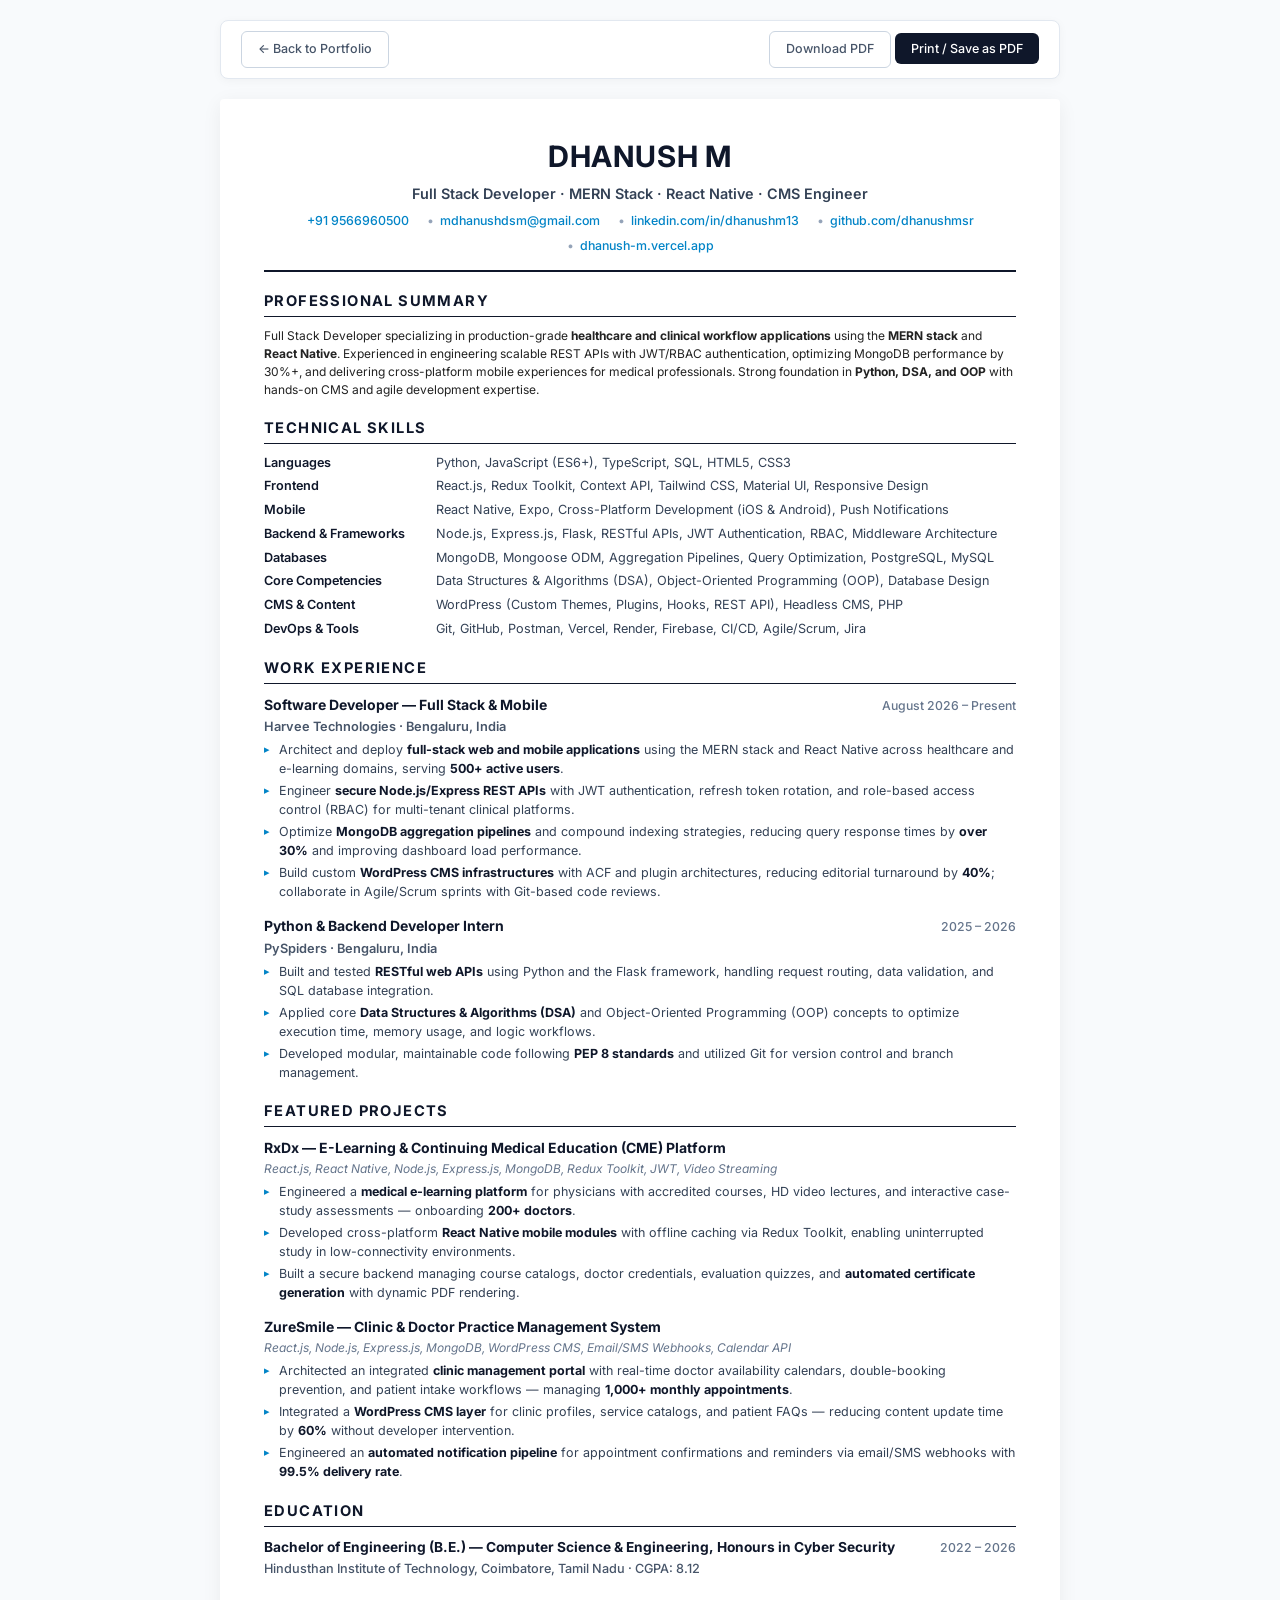
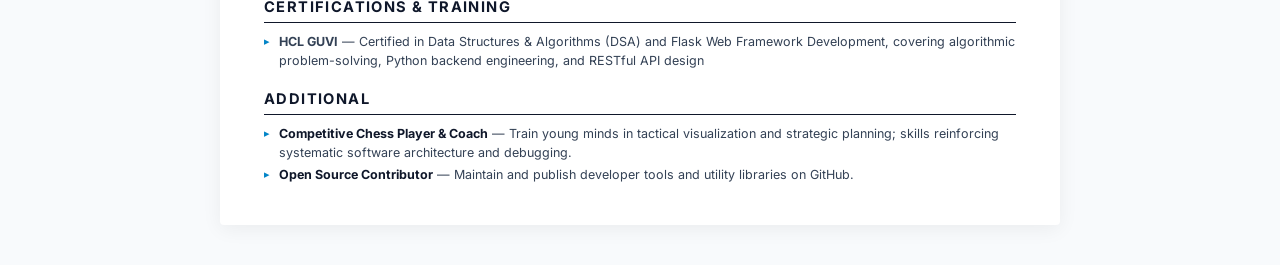
<file: asset/Dhanush_Resume.html>
<!DOCTYPE html>
<html lang="en">
<head>
    <meta charset="UTF-8">
    <meta name="viewport" content="width=device-width, initial-scale=1.0">
    <title>Dhanush M – Resume | Full Stack & Mobile Developer</title>
    <meta name="description" content="Resume of Dhanush M — Full Stack Developer specializing in MERN Stack, React Native, Python (Flask/Django), DSA, OOP, and healthcare systems. B.E. Computer Science Honours in Cyber Security.">
    <meta name="keywords" content="Dhanush M resume, Dhanush M CV, Full Stack Developer, MERN Stack, React Native, Python Flask, DSA, OOP, Cyber Security, Harvee Technologies, ZureSmile, RxDx">
    <meta name="author" content="Dhanush M">
    <meta name="robots" content="index, follow">
    <link rel="canonical" href="https://dhanush-m.vercel.app/asset/Dhanush_Resume.html">
    <link rel="icon" href="logo.png">

    <!-- Open Graph -->
    <meta property="og:type" content="profile">
    <meta property="og:title" content="Dhanush M – Technical Resume & CV">
    <meta property="og:description" content="Full Stack Developer · MERN Stack · React Native · Python Flask & DSA · B.E. CSE Honours in Cyber Security.">
    <meta property="og:url" content="https://dhanush-m.vercel.app/asset/Dhanush_Resume.html">

    <style>
        @import url('https://fonts.googleapis.com/css2?family=Inter:wght@400;500;600;700&display=swap');

        *, *::before, *::after { margin: 0; padding: 0; box-sizing: border-box; }

        @page {
            size: A4;
            margin: 14mm 16mm;
        }

        html, body {
            overflow-x: hidden;
            width: 100%;
            max-width: 100vw;
        }

        body {
            font-family: 'Inter', 'Segoe UI', Arial, sans-serif;
            font-size: 10pt;
            line-height: 1.5;
            color: #1a1a1a;
            background: #f8fafc;
            -webkit-print-color-adjust: exact;
            print-color-adjust: exact;
        }

        .resume {
            max-width: 840px;
            margin: 20px auto 40px;
            padding: 36px 44px;
            background: #ffffff;
            box-shadow: 0 4px 20px rgba(0, 0, 0, 0.06);
            border-radius: 4px;
        }

        /* ─── HEADER ─── */
        .header {
            text-align: center;
            padding-bottom: 14px;
            border-bottom: 2px solid #0f172a;
            margin-bottom: 18px;
        }
        .header h1 {
            font-size: 22pt;
            font-weight: 700;
            letter-spacing: 0.8px;
            color: #0f172a;
            margin-bottom: 4px;
        }
        .header .subtitle {
            font-size: 10.8pt;
            font-weight: 600;
            color: #334155;
            margin-bottom: 8px;
        }
        .header .contact-row {
            display: flex;
            justify-content: center;
            flex-wrap: wrap;
            gap: 6px 18px;
            font-size: 9.3pt;
            color: #475569;
        }
        .header .contact-row a {
            color: #0284c7;
            text-decoration: none;
            font-weight: 500;
        }
        .header .contact-row a:hover {
            text-decoration: underline;
        }
        .header .contact-row span::before {
            content: "•";
            color: #94a3b8;
            margin-right: 6px;
        }
        .header .contact-row span:first-child::before {
            content: "";
            margin-right: 0;
        }

        /* ─── SECTIONS ─── */
        .section {
            margin-bottom: 18px;
            break-inside: avoid;
            page-break-inside: avoid;
        }
        .section-title {
            font-size: 11pt;
            font-weight: 700;
            text-transform: uppercase;
            letter-spacing: 1.4px;
            color: #0f172a;
            border-bottom: 1.5px solid #0f172a;
            padding-bottom: 4px;
            margin-bottom: 10px;
        }

        /* ─── SKILLS ─── */
        .skills-grid {
            display: grid;
            grid-template-columns: 160px 1fr;
            row-gap: 5px;
            column-gap: 12px;
            font-size: 9.5pt;
            line-height: 1.48;
        }
        .skills-grid .label {
            font-weight: 600;
            color: #0f172a;
        }
        .skills-grid .value {
            color: #334155;
        }

        /* ─── EXPERIENCE ─── */
        .exp-block {
            margin-bottom: 14px;
            break-inside: avoid;
            page-break-inside: avoid;
        }
        .exp-block:last-child {
            margin-bottom: 0;
        }
        .exp-header {
            display: flex;
            justify-content: space-between;
            align-items: baseline;
            margin-bottom: 2px;
        }
        .exp-header .role {
            font-size: 10.5pt;
            font-weight: 700;
            color: #0f172a;
        }
        .exp-header .date {
            font-size: 9.2pt;
            font-weight: 500;
            color: #64748b;
            white-space: nowrap;
        }
        .exp-company {
            font-size: 9.6pt;
            font-weight: 600;
            color: #475569;
            margin-bottom: 5px;
        }
        .exp-bullets {
            list-style-type: none;
            padding-left: 0;
        }
        .exp-bullets li {
            position: relative;
            padding-left: 15px;
            margin-bottom: 4px;
            font-size: 9.4pt;
            line-height: 1.48;
            color: #334155;
        }
        .exp-bullets li::before {
            content: "▸";
            position: absolute;
            left: 0;
            color: #0284c7;
            font-size: 8pt;
            top: 1px;
        }
        .exp-bullets li strong {
            color: #0f172a;
        }

        /* ─── FEATURED PROJECTS ─── */
        .project-block {
            margin-bottom: 14px;
            break-inside: avoid;
            page-break-inside: avoid;
        }
        .project-block:last-child {
            margin-bottom: 0;
        }
        .project-title {
            font-size: 10.5pt;
            font-weight: 700;
            color: #0f172a;
            margin-bottom: 2px;
        }
        .project-tech {
            font-size: 9pt;
            font-style: italic;
            color: #64748b;
            margin-bottom: 5px;
        }

        /* ─── EDUCATION ─── */
        .edu-header {
            display: flex;
            justify-content: space-between;
            align-items: baseline;
            margin-bottom: 2px;
            break-inside: avoid;
            page-break-inside: avoid;
        }
        .edu-header .degree {
            font-size: 10.3pt;
            font-weight: 700;
            color: #0f172a;
        }
        .edu-header .year {
            font-size: 9.2pt;
            font-weight: 500;
            color: #64748b;
            white-space: nowrap;
        }
        .edu-school {
            font-size: 9.5pt;
            color: #475569;
            font-weight: 500;
            margin-bottom: 4px;
        }

        /* ─── CERTIFICATIONS ─── */
        .cert-list {
            list-style: none;
            padding-left: 0;
        }
        .cert-list li {
            position: relative;
            padding-left: 15px;
            margin-bottom: 4px;
            font-size: 9.4pt;
            line-height: 1.48;
            color: #334155;
        }
        .cert-list li::before {
            content: "▸";
            position: absolute;
            left: 0;
            color: #0284c7;
            font-size: 8pt;
            top: 1px;
        }

        /* Top Navigation Toolbar for Web View */
        .resume-toolbar {
            max-width: 840px;
            margin: 20px auto 0;
            padding: 10px 20px;
            display: flex;
            align-items: center;
            justify-content: space-between;
            background: #ffffff;
            border: 1px solid #e2e8f0;
            box-shadow: 0 2px 10px rgba(0, 0, 0, 0.04);
            border-radius: 8px;
            font-size: 13px;
        }
        .toolbar-btn {
            display: inline-flex;
            align-items: center;
            gap: 6px;
            padding: 8px 16px;
            border-radius: 6px;
            font-size: 12.5px;
            font-weight: 500;
            text-decoration: none;
            cursor: pointer;
            border: none;
            font-family: inherit;
            transition: all 0.2s;
        }
        .toolbar-btn--primary {
            background: #0f172a;
            color: #ffffff;
        }
        .toolbar-btn--primary:hover {
            background: #1e293b;
        }
        .toolbar-btn--outline {
            background: transparent;
            color: #475569;
            border: 1px solid #cbd5e1;
        }
        .toolbar-btn--outline:hover {
            background: #f1f5f9;
            color: #0f172a;
        }

        /* Mobile Responsive A4 Presentation */
        @media screen and (max-width: 768px) {
            body {
                background: #090b0e;
                padding: 10px 8px 30px;
            }
            .resume-toolbar {
                margin: 0 auto 12px;
                padding: 10px 14px;
                flex-direction: column;
                gap: 8px;
                align-items: stretch;
                background: #13171f;
                border: 1px solid rgba(255, 255, 255, 0.12);
                border-radius: 8px;
            }
            .resume-toolbar .toolbar-btn--outline {
                color: #e2e8f0;
                background: rgba(255, 255, 255, 0.05);
                border-color: rgba(255, 255, 255, 0.18);
                text-align: center;
                justify-content: center;
            }
            .resume-toolbar-actions {
                display: flex;
                flex-direction: column;
                gap: 8px;
                width: 100%;
            }
            .resume-toolbar-actions .toolbar-btn {
                flex: 1;
                justify-content: center;
                text-align: center;
                padding: 8px 10px;
                font-size: 11.5px;
            }
            .resume-toolbar .toolbar-btn--primary {
                background: #10b981;
                color: #061510;
                font-weight: 700;
            }
            .resume {
                width: calc(100% - 16px);
                max-width: 540px;
                margin: 0 auto 28px;
                padding: 26px 18px 30px;
                background: #ffffff;
                border-radius: 4px;
                box-shadow: 0 14px 40px rgba(0, 0, 0, 0.65), 0 0 0 1px rgba(255, 255, 255, 0.1);
                border: 1px solid #e2e8f0;
                box-sizing: border-box;
                position: relative;
            }
            .resume::before {
                content: "A4 SHEET VIEW";
                position: absolute;
                top: -9px;
                right: 14px;
                background: #0284c7;
                color: #ffffff;
                font-size: 8px;
                font-weight: 700;
                letter-spacing: 1px;
                padding: 2px 7px;
                border-radius: 3px;
                box-shadow: 0 2px 5px rgba(2, 132, 199, 0.4);
            }
            .header {
                padding-bottom: 12px;
                margin-bottom: 14px;
            }
            .header h1 {
                font-size: 17pt;
                letter-spacing: 0.5px;
            }
            .header .subtitle {
                font-size: 9.5pt;
                line-height: 1.4;
            }
            .header .contact-row {
                gap: 4px 10px;
                font-size: 8.5pt;
                line-height: 1.5;
            }
            .section {
                margin-bottom: 14px;
            }
            .section-title {
                font-size: 10pt;
                margin-bottom: 8px;
                padding-bottom: 3px;
            }
            .skills-grid {
                grid-template-columns: 1fr;
                row-gap: 6px;
            }
            .skills-grid .label {
                font-size: 9.5pt;
                color: #0f172a;
                font-weight: 700;
                margin-top: 4px;
            }
            .skills-grid .value {
                font-size: 9pt;
                color: #334155;
                line-height: 1.45;
                padding-left: 2px;
            }
            .exp-header, .edu-header {
                flex-direction: column;
                align-items: flex-start;
                gap: 2px;
            }
            .exp-header .date, .edu-header .year {
                font-size: 8.8pt;
                color: #0284c7;
                font-weight: 600;
            }
            .exp-bullets li, .cert-list li {
                font-size: 9pt;
                line-height: 1.45;
                margin-bottom: 4px;
            }
        }

        /* Print optimization */
        @media print {
            @page {
                size: A4;
                margin: 14mm 16mm;
            }
            .no-print { display: none !important; }
            body { font-size: 9.8pt; line-height: 1.48; background: #fff; }
            .resume { padding: 0; max-width: 100%; margin: 0; box-shadow: none; border-radius: 0; }
            .header { padding-bottom: 10px; margin-bottom: 14px; }
            .header h1 { font-size: 20pt; margin-bottom: 3px; }
            .header .subtitle { font-size: 10.3pt; margin-bottom: 5px; }
            .header .contact-row { gap: 4px 14px; font-size: 9pt; }
            .section { margin-bottom: 14px; break-inside: avoid; page-break-inside: avoid; }
            .section-title { font-size: 10.5pt; padding-bottom: 3px; margin-bottom: 8px; }
            .exp-bullets li { margin-bottom: 3.5px; line-height: 1.46; font-size: 9.3pt; }
            .exp-block { margin-bottom: 12px; break-inside: avoid; page-break-inside: avoid; }
            .project-block { margin-bottom: 12px; break-inside: avoid; page-break-inside: avoid; }
            .skills-grid { gap: 4px 12px; font-size: 9.3pt; }
            .cert-list li { margin-bottom: 3.5px; line-height: 1.46; font-size: 9.3pt; }
        }
    </style>
</head>
<body>
    <div class="resume-toolbar no-print">
        <a href="../index.html" class="toolbar-btn toolbar-btn--outline">← Back to Portfolio</a>
        <div class="resume-toolbar-actions">
            <a href="Dhanush_Resume.pdf" download="Dhanush_M_Resume.pdf" class="toolbar-btn toolbar-btn--outline">Download PDF</a>
            <button onclick="window.print()" class="toolbar-btn toolbar-btn--primary">Print / Save as PDF</button>
        </div>
    </div>

    <div class="resume">

        <!-- ═══ HEADER ═══ -->
        <header class="header">
            <h1>DHANUSH M</h1>
            <div class="subtitle">Full Stack Developer · MERN Stack · React Native · CMS Engineer</div>
            <div class="contact-row">
                <span><a href="tel:+919566960500">+91 9566960500</a></span>
                <span><a href="mailto:mdhanushdsm@gmail.com">mdhanushdsm@gmail.com</a></span>
                <span><a href="https://www.linkedin.com/in/dhanushm13" target="_blank" rel="noopener noreferrer">linkedin.com/in/dhanushm13</a></span>
                <span><a href="https://github.com/dhanushmsr" target="_blank" rel="noopener noreferrer">github.com/dhanushmsr</a></span>
                <span><a href="https://dhanush-m.vercel.app" target="_blank" rel="noopener noreferrer">dhanush-m.vercel.app</a></span>
            </div>
        </header>

        <!-- ═══ PROFESSIONAL SUMMARY ═══ -->
        <section class="section">
            <h2 class="section-title">Professional Summary</h2>
            <p style="font-size:9pt; color:#222;">
                Full Stack Developer specializing in production-grade <strong>healthcare and clinical workflow applications</strong> using the <strong>MERN stack</strong> and <strong>React Native</strong>. Experienced in engineering scalable REST APIs with JWT/RBAC authentication, optimizing MongoDB performance by 30%+, and delivering cross-platform mobile experiences for medical professionals. Strong foundation in <strong>Python, DSA, and OOP</strong> with hands-on CMS and agile development expertise.
            </p>
        </section>

        <!-- ═══ TECHNICAL SKILLS ═══ -->
        <section class="section">
            <h2 class="section-title">Technical Skills</h2>
            <div class="skills-grid">
                <div class="label">Languages</div>
                <div class="value">Python, JavaScript (ES6+), TypeScript, SQL, HTML5, CSS3</div>

                <div class="label">Frontend</div>
                <div class="value">React.js, Redux Toolkit, Context API, Tailwind CSS, Material UI, Responsive Design</div>

                <div class="label">Mobile</div>
                <div class="value">React Native, Expo, Cross-Platform Development (iOS & Android), Push Notifications</div>

                <div class="label">Backend & Frameworks</div>
                <div class="value">Node.js, Express.js, Flask, RESTful APIs, JWT Authentication, RBAC, Middleware Architecture</div>

                <div class="label">Databases</div>
                <div class="value">MongoDB, Mongoose ODM, Aggregation Pipelines, Query Optimization, PostgreSQL, MySQL</div>

                <div class="label">Core Competencies</div>
                <div class="value">Data Structures & Algorithms (DSA), Object-Oriented Programming (OOP), Database Design</div>

                <div class="label">CMS & Content</div>
                <div class="value">WordPress (Custom Themes, Plugins, Hooks, REST API), Headless CMS, PHP</div>

                <div class="label">DevOps & Tools</div>
                <div class="value">Git, GitHub, Postman, Vercel, Render, Firebase, CI/CD, Agile/Scrum, Jira</div>
            </div>
        </section>

        <!-- ═══ WORK EXPERIENCE ═══ -->
        <section class="section">
            <h2 class="section-title">Work Experience</h2>

            <div class="exp-block">
                <div class="exp-header">
                    <div class="role">Software Developer — Full Stack & Mobile</div>
                    <div class="date">August 2026 – Present</div>
                </div>
                <div class="exp-company">Harvee Technologies · Bengaluru, India</div>
                <ul class="exp-bullets">
                    <li>Architect and deploy <strong>full-stack web and mobile applications</strong> using the MERN stack and React Native across healthcare and e-learning domains, serving <strong>500+ active users</strong>.</li>
                    <li>Engineer <strong>secure Node.js/Express REST APIs</strong> with JWT authentication, refresh token rotation, and role-based access control (RBAC) for multi-tenant clinical platforms.</li>
                    <li>Optimize <strong>MongoDB aggregation pipelines</strong> and compound indexing strategies, reducing query response times by <strong>over 30%</strong> and improving dashboard load performance.</li>
                    <li>Build custom <strong>WordPress CMS infrastructures</strong> with ACF and plugin architectures, reducing editorial turnaround by <strong>40%</strong>; collaborate in Agile/Scrum sprints with Git-based code reviews.</li>
                </ul>
            </div>

            <div class="exp-block">
                <div class="exp-header">
                    <div class="role">Python & Backend Developer Intern</div>
                    <div class="date">2025 – 2026</div>
                </div>
                <div class="exp-company">PySpiders · Bengaluru, India</div>
                <ul class="exp-bullets">
                    <li>Built and tested <strong>RESTful web APIs</strong> using Python and the Flask framework, handling request routing, data validation, and SQL database integration.</li>
                    <li>Applied core <strong>Data Structures & Algorithms (DSA)</strong> and Object-Oriented Programming (OOP) concepts to optimize execution time, memory usage, and logic workflows.</li>
                    <li>Developed modular, maintainable code following <strong>PEP 8 standards</strong> and utilized Git for version control and branch management.</li>
                </ul>
            </div>
        </section>

        <!-- ═══ FEATURED PROJECTS ═══ -->
        <section class="section">
            <h2 class="section-title">Featured Projects</h2>

            <div class="project-block">
                <div class="project-title">RxDx — E-Learning & Continuing Medical Education (CME) Platform</div>
                <div class="project-tech">React.js, React Native, Node.js, Express.js, MongoDB, Redux Toolkit, JWT, Video Streaming</div>
                <ul class="exp-bullets">
                    <li>Engineered a <strong>medical e-learning platform</strong> for physicians with accredited courses, HD video lectures, and interactive case-study assessments — onboarding <strong>200+ doctors</strong>.</li>
                    <li>Developed cross-platform <strong>React Native mobile modules</strong> with offline caching via Redux Toolkit, enabling uninterrupted study in low-connectivity environments.</li>
                    <li>Built a secure backend managing course catalogs, doctor credentials, evaluation quizzes, and <strong>automated certificate generation</strong> with dynamic PDF rendering.</li>
                </ul>
            </div>

            <div class="project-block">
                <div class="project-title">ZureSmile — Clinic & Doctor Practice Management System</div>
                <div class="project-tech">React.js, Node.js, Express.js, MongoDB, WordPress CMS, Email/SMS Webhooks, Calendar API</div>
                <ul class="exp-bullets">
                    <li>Architected an integrated <strong>clinic management portal</strong> with real-time doctor availability calendars, double-booking prevention, and patient intake workflows — managing <strong>1,000+ monthly appointments</strong>.</li>
                    <li>Integrated a <strong>WordPress CMS layer</strong> for clinic profiles, service catalogs, and patient FAQs — reducing content update time by <strong>60%</strong> without developer intervention.</li>
                    <li>Engineered an <strong>automated notification pipeline</strong> for appointment confirmations and reminders via email/SMS webhooks with <strong>99.5% delivery rate</strong>.</li>
                </ul>
            </div>
        </section>

        <!-- ═══ EDUCATION ═══ -->
        <section class="section">
            <h2 class="section-title">Education</h2>
            <div class="edu-header">
                <div class="degree">Bachelor of Engineering (B.E.) — Computer Science & Engineering, Honours in Cyber Security</div>
                <div class="year">2022 – 2026</div>
            </div>
            <div class="edu-school">Hindusthan Institute of Technology, Coimbatore, Tamil Nadu · CGPA: 8.12</div>
        </section>

        <section class="section">
            <h2 class="section-title">Certifications & Training</h2>
            <ul class="cert-list">
                <li><strong>HCL GUVI</strong> — Certified in Data Structures & Algorithms (DSA) and Flask Web Framework Development, covering algorithmic problem-solving, Python backend engineering, and RESTful API design</li>
            </ul>
        </section>

        <!-- ═══ ADDITIONAL ═══ -->
        <section class="section" style="margin-bottom:0;">
            <h2 class="section-title">Additional</h2>
            <ul class="exp-bullets">
                <li><strong>Competitive Chess Player & Coach</strong> — Train young minds in tactical visualization and strategic planning; skills reinforcing systematic software architecture and debugging.</li>
                <li><strong>Open Source Contributor</strong> — Maintain and publish developer tools and utility libraries on GitHub.</li>
            </ul>
        </section>

    </div>
</body>
</html>
</file>
